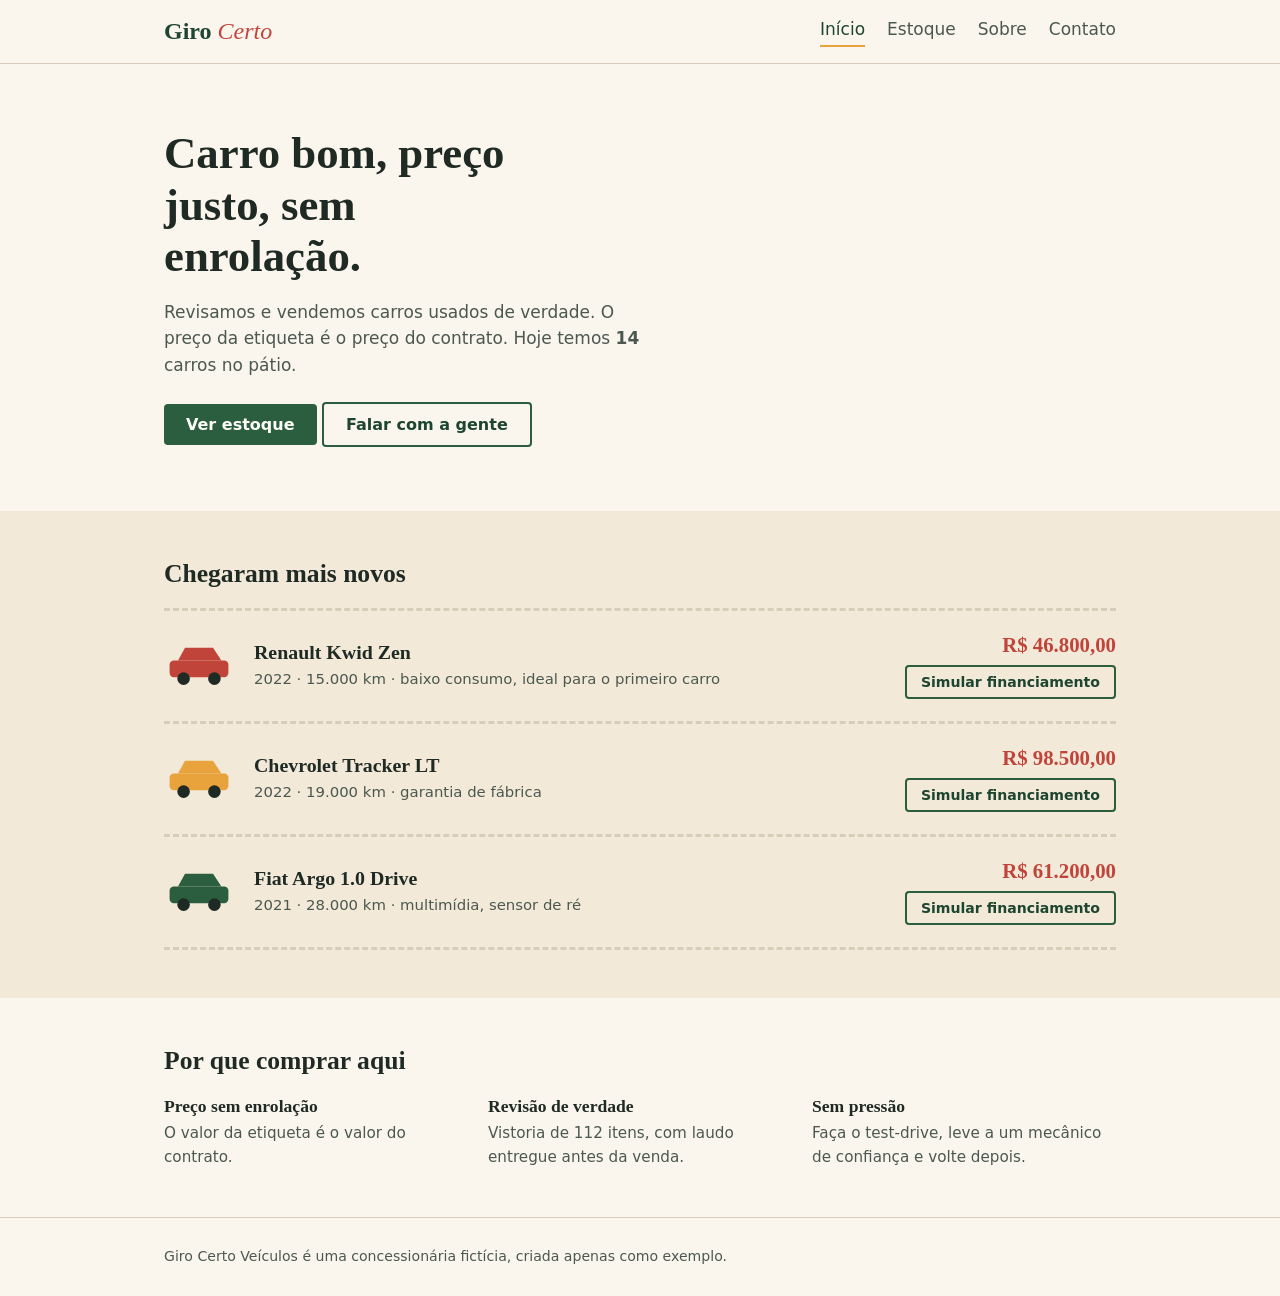
<file: index.html>
<!DOCTYPE html>
<html lang="pt-BR">
<head>
<meta charset="UTF-8">
<meta name="viewport" content="width=device-width, initial-scale=1">
<title>Início — Giro Certo Veículos</title>
<link rel="stylesheet" href="style.css">
</head>
<body data-pagina="inicio">
<div id="cabecalho"></div>
<section class="hero"><div class="wrap">
  <h1>Carro bom, preço justo, sem enrolação.</h1>
  <p>Revisamos e vendemos carros usados de verdade. O preço da etiqueta é o preço do contrato. Hoje temos <strong id="total-carros">14</strong> carros no pátio.</p>
  <a class="btn" href="estoque.html">Ver estoque</a> <a class="btn claro" href="contato.html">Falar com a gente</a>
</div></section>
<section class="alt"><div class="wrap"><h2>Chegaram mais novos</h2><div class="lista" id="destaques"></div></div></section>
<section><div class="wrap"><h2>Por que comprar aqui</h2><div class="tres">
  <div><h3>Preço sem enrolação</h3><p>O valor da etiqueta é o valor do contrato.</p></div>
  <div><h3>Revisão de verdade</h3><p>Vistoria de 112 itens, com laudo entregue antes da venda.</p></div>
  <div><h3>Sem pressão</h3><p>Faça o test-drive, leve a um mecânico de confiança e volte depois.</p></div>
</div></div></section>
<div id="rodape"></div>
<script src="script.js"></script>
</body>
</html>
</file>
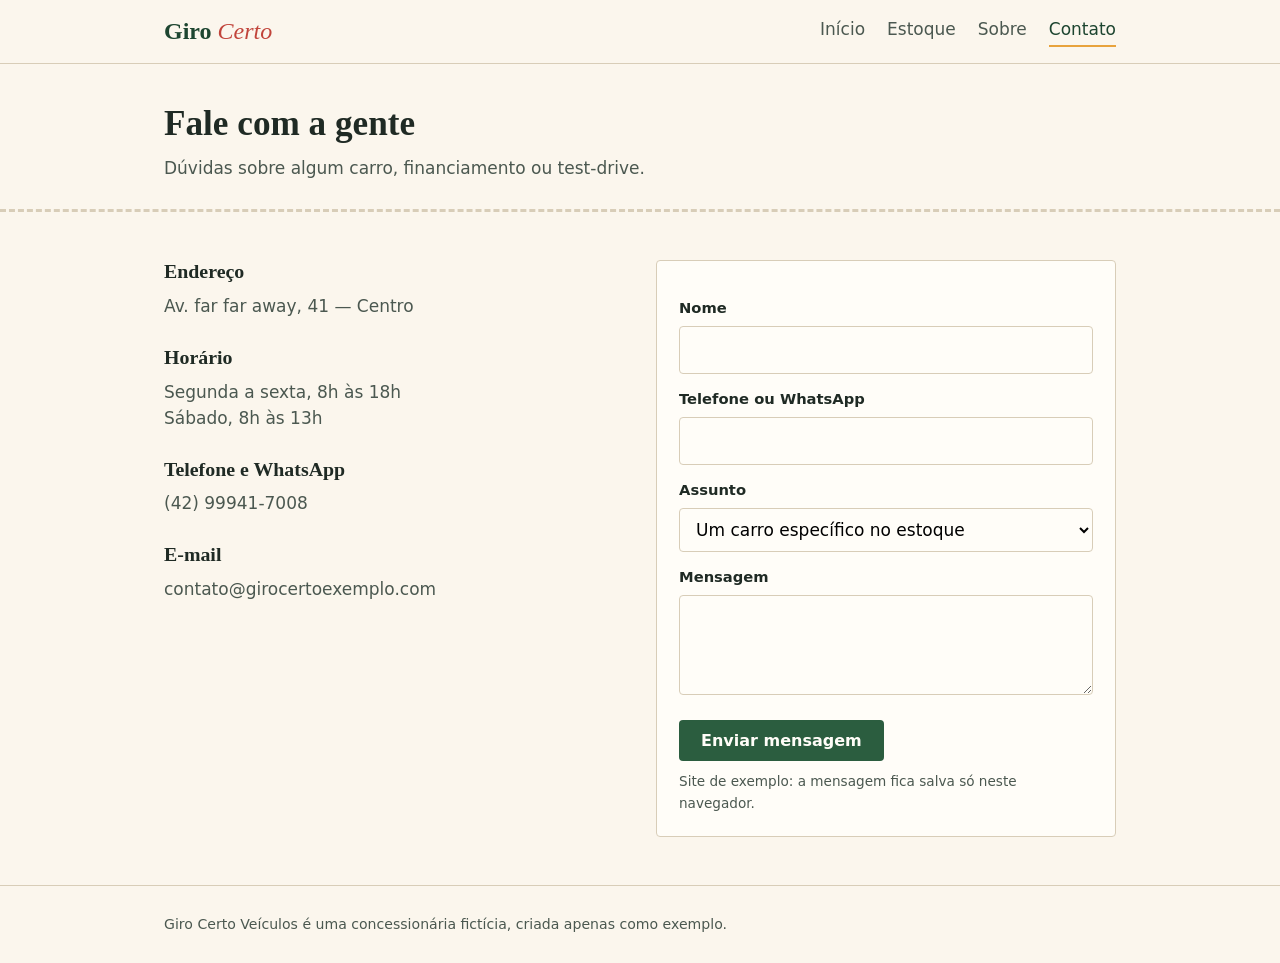
<file: contato.html>
<!DOCTYPE html>
<html lang="pt-BR">
<head>
<meta charset="UTF-8">
<meta name="viewport" content="width=device-width, initial-scale=1">
<title>Contato — Giro Certo Veículos</title>
<link rel="stylesheet" href="style.css">
</head>
<body data-pagina="contato">
<div id="cabecalho"></div>
<div class="topo"><div class="wrap" style="padding-top:40px;padding-bottom:28px"><h1>Fale com a gente</h1><p>Dúvidas sobre algum carro, financiamento ou test-drive.</p></div></div>
<section><div class="wrap colunas">
  <div>
    <h3>Endereço</h3><p class="sub">Av. far far away, 41 — Centro</p><br>
    <h3>Horário</h3><p class="sub">Segunda a sexta, 8h às 18h<br>Sábado, 8h às 13h</p><br>
    <h3>Telefone e WhatsApp</h3><p class="sub">(42) 99941-7008</p><br>
    <h3>E-mail</h3><p class="sub">contato@girocertoexemplo.com</p>
  </div>
  <div>
    <div id="aviso" role="status"></div>
    <form id="form-contato" class="caixa">
      <label for="nome">Nome</label><input id="nome" required maxlength="80">
      <label for="telefone">Telefone ou WhatsApp</label><input id="telefone" type="tel" required maxlength="30">
      <label for="assunto">Assunto</label>
      <select id="assunto"><option>Um carro específico no estoque</option><option>Ajuda para encontrar um carro</option><option>Simulação de financiamento</option><option>Avaliar meu carro na troca</option><option>Outro assunto</option></select>
      <label for="mensagem">Mensagem</label><textarea id="mensagem" maxlength="1000"></textarea>
      <button class="btn" type="submit">Enviar mensagem</button>
      <p class="sub" style="font-size:.85rem">Site de exemplo: a mensagem fica salva só neste navegador.</p>
    </form>
  </div>
</div></section>
<div id="rodape"></div>
<script src="script.js"></script>
</body>
</html>
</file>
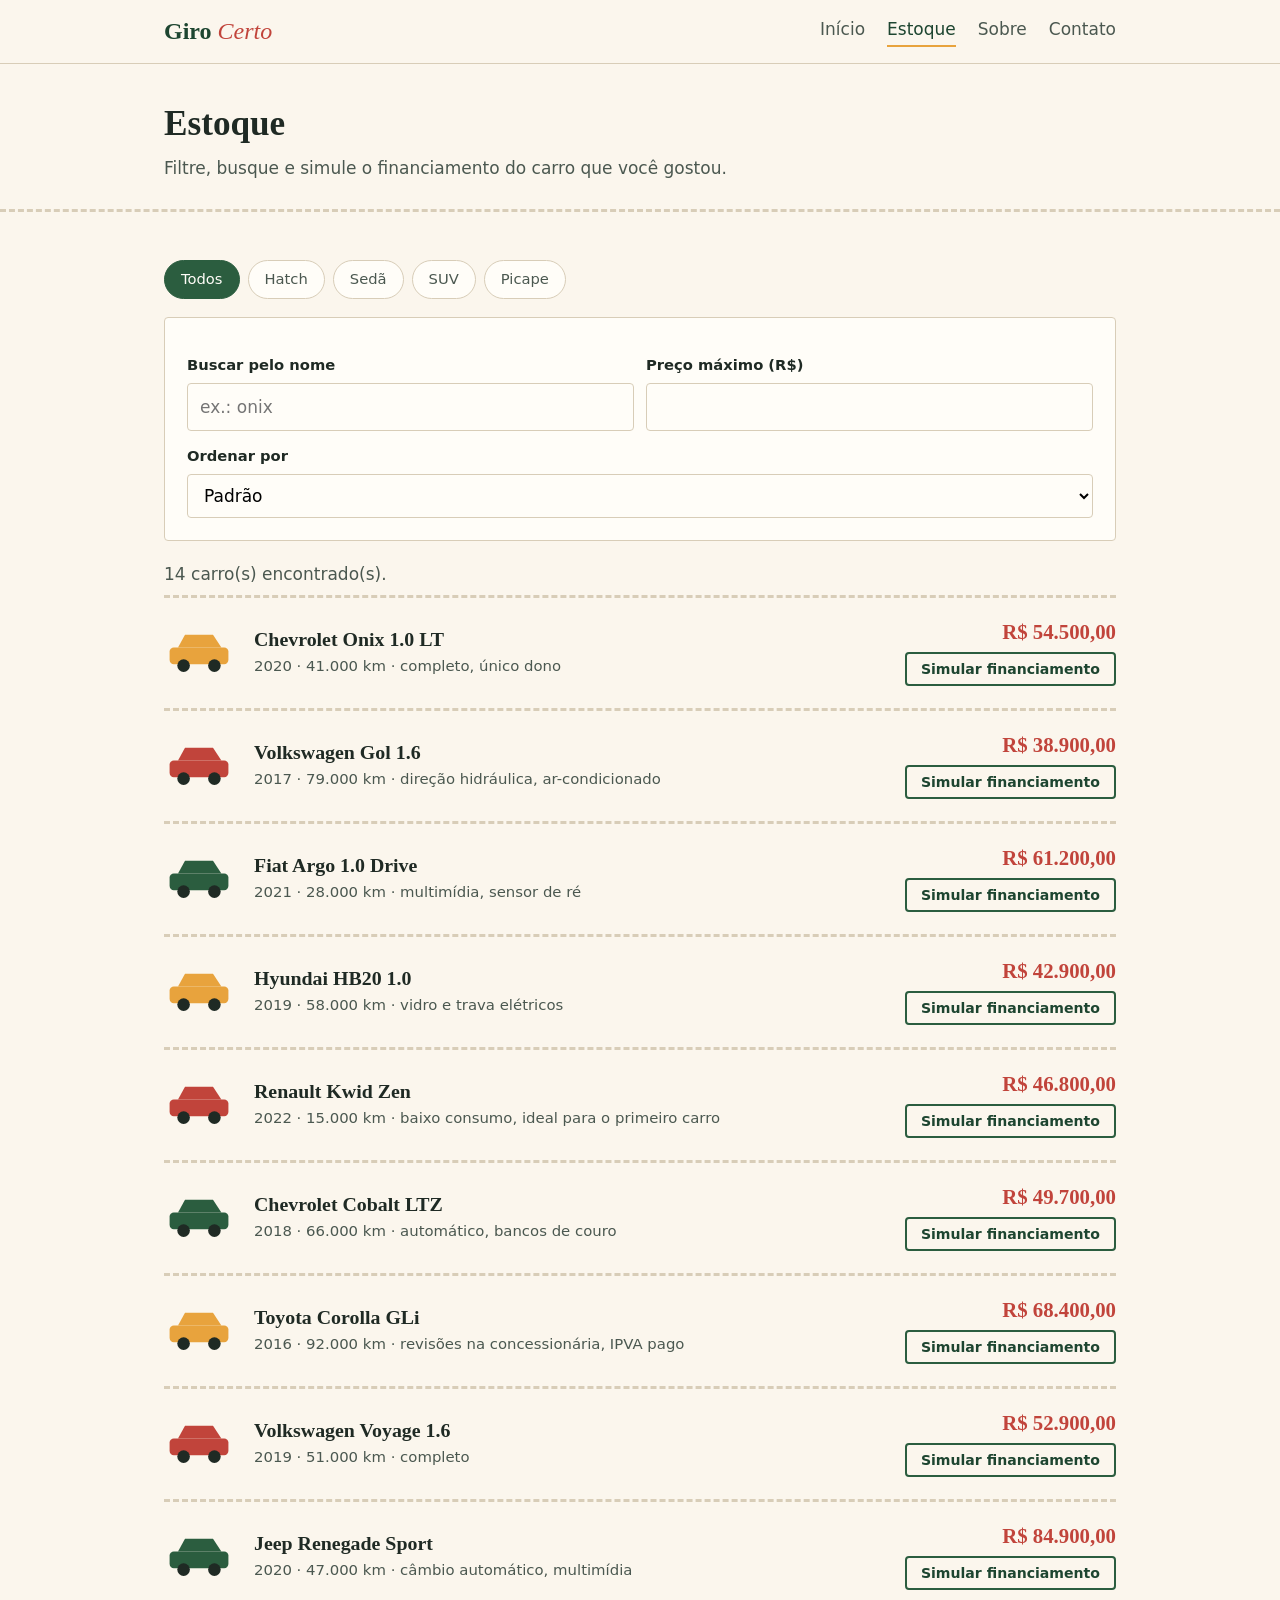
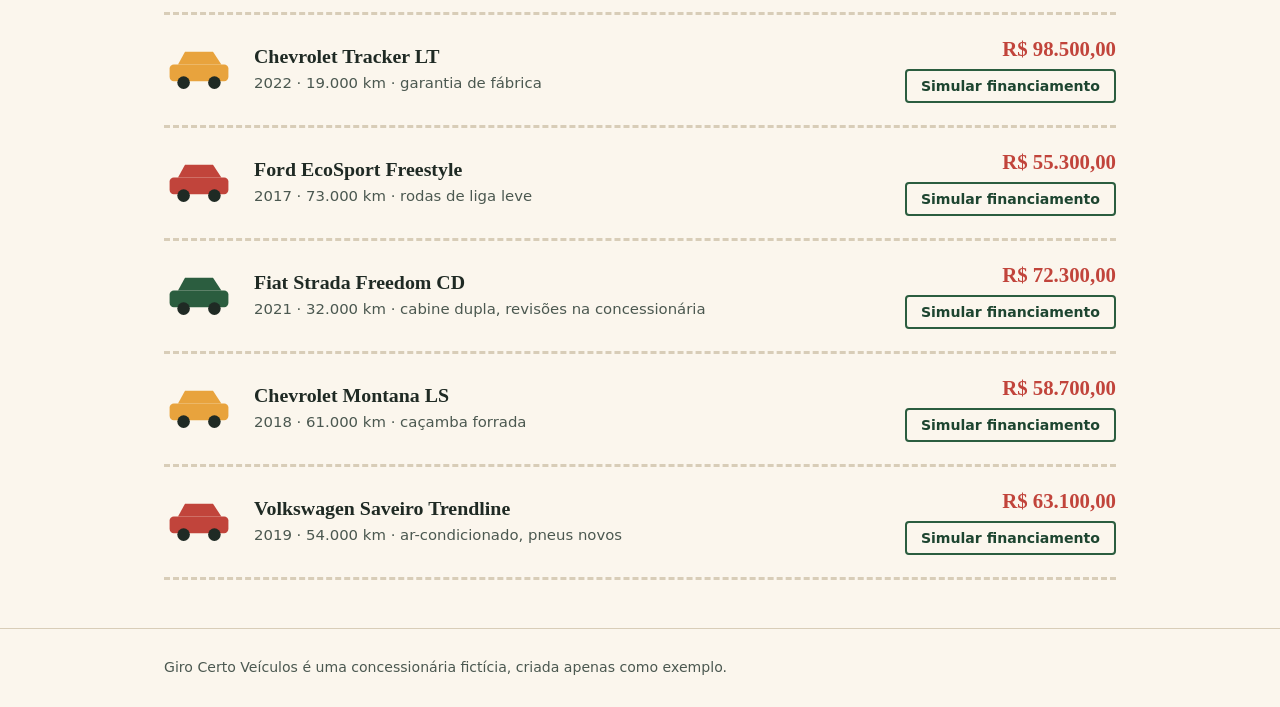
<file: estoque.html>
<!DOCTYPE html>
<html lang="pt-BR">
<head>
<meta charset="UTF-8">
<meta name="viewport" content="width=device-width, initial-scale=1">
<title>Estoque — Giro Certo Veículos</title>
<link rel="stylesheet" href="style.css">
</head>
<body data-pagina="estoque">
<div id="cabecalho"></div>
<div class="topo"><div class="wrap" style="padding-top:40px;padding-bottom:28px"><h1>Estoque</h1><p>Filtre, busque e simule o financiamento do carro que você gostou.</p></div></div>
<section><div class="wrap">
  <div class="filtros" id="filtros">
    <a href="#" data-cat="todos" class="atual" onclick="return false">Todos</a>
    <a href="#" data-cat="hatch" onclick="return false">Hatch</a>
    <a href="#" data-cat="sedan" onclick="return false">Sedã</a>
    <a href="#" data-cat="suv" onclick="return false">SUV</a>
    <a href="#" data-cat="picape" onclick="return false">Picape</a>
  </div>
  <div class="caixa" style="margin-bottom:20px">
    <div class="linha-form">
      <div><label for="busca">Buscar pelo nome</label><input id="busca" placeholder="ex.: onix"></div>
      <div><label for="max">Preço máximo (R$)</label><input id="max" type="number" step="1000" min="0"></div>
    </div>
    <label for="ordem">Ordenar por</label>
    <select id="ordem"><option value="">Padrão</option><option value="menor">Menor preço</option><option value="maior">Maior preço</option><option value="km">Menor km</option></select>
  </div>
  <p class="sub" id="contagem" style="margin:0 0 8px"></p>
  <div class="lista" id="lista"></div>
</div></section>
<div id="rodape"></div>
<script src="script.js"></script>
</body>
</html>
</file>
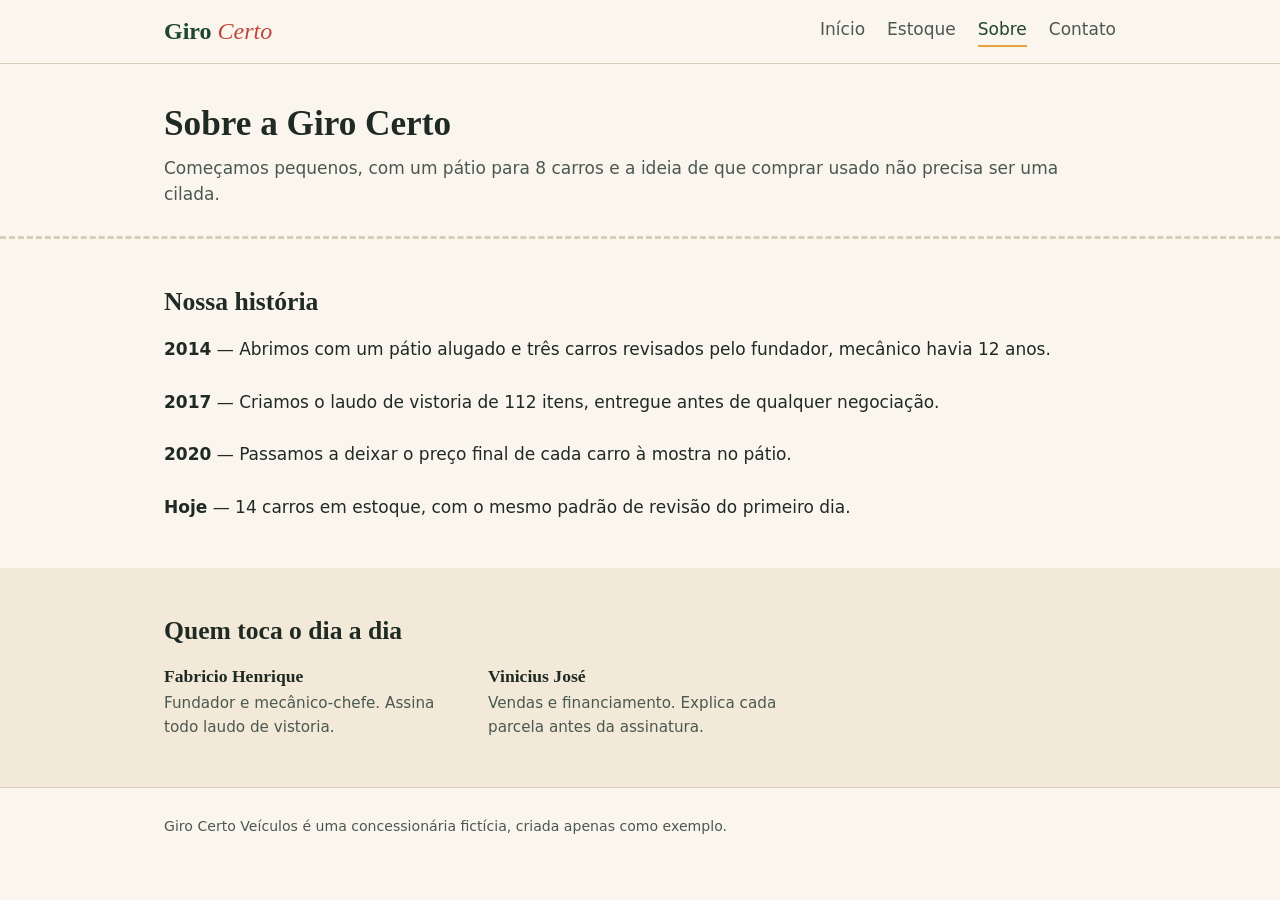
<file: sobre.html>
<!DOCTYPE html>
<html lang="pt-BR">
<head>
<meta charset="UTF-8">
<meta name="viewport" content="width=device-width, initial-scale=1">
<title>Sobre — Giro Certo Veículos</title>
<link rel="stylesheet" href="style.css">
</head>
<body data-pagina="sobre">
<div id="cabecalho"></div>
<div class="topo"><div class="wrap" style="padding-top:40px;padding-bottom:28px"><h1>Sobre a Giro Certo</h1><p>Começamos pequenos, com um pátio para 8 carros e a ideia de que comprar usado não precisa ser uma cilada.</p></div></div>
<section><div class="wrap"><h2>Nossa história</h2>
  <p><strong>2014</strong> — Abrimos com um pátio alugado e três carros revisados pelo fundador, mecânico havia 12 anos.</p><br>
  <p><strong>2017</strong> — Criamos o laudo de vistoria de 112 itens, entregue antes de qualquer negociação.</p><br>
  <p><strong>2020</strong> — Passamos a deixar o preço final de cada carro à mostra no pátio.</p><br>
  <p><strong>Hoje</strong> — 14 carros em estoque, com o mesmo padrão de revisão do primeiro dia.</p>
</div></section>
<section class="alt"><div class="wrap"><h2>Quem toca o dia a dia</h2><div class="tres">
  <div><h3>Fabricio Henrique</h3><p>Fundador e mecânico-chefe. Assina todo laudo de vistoria.</p></div>
  <div><h3>Vinicius José</h3><p>Vendas e financiamento. Explica cada parcela antes da assinatura.</p></div>
</div></div></section>
<div id="rodape"></div>
<script src="script.js"></script>
</body>
</html>
</file>
<file: style.css>
:root {
  --bg: #FBF6ED; --alt: #F2E9D8; --ink: #1F2A24; --soft: #4B5850;
  --verde: #2B5D3F; --verde-esc: #1D4530; --mostarda: #E8A33D;
  --tijolo: #C1443B; --linha: #D8CDB8; --branco: #FFFDF8;
}
* { box-sizing: border-box; }
body { margin: 0; background: var(--bg); color: var(--ink); font: 17px/1.55 system-ui, sans-serif; }
h1, h2, h3 { font-family: Georgia, serif; line-height: 1.15; margin: 0; }
p { margin: 0; }
a { color: inherit; }
.wrap { max-width: 1000px; margin: 0 auto; padding: 0 24px; }

header { border-bottom: 1px solid var(--linha); }
header .wrap { display: flex; justify-content: space-between; align-items: center; flex-wrap: wrap; gap: 12px; padding-top: 16px; padding-bottom: 16px; }
.logo { font: bold 1.5rem Georgia, serif; text-decoration: none; color: var(--verde-esc); }
.logo em { color: var(--tijolo); font-weight: normal; }
nav { display: flex; gap: 22px; flex-wrap: wrap; }
nav a { text-decoration: none; color: var(--soft); padding-bottom: 3px; border-bottom: 2px solid transparent; }
nav a:hover, nav a.atual { color: var(--verde-esc); border-color: var(--mostarda); }

section { padding: 48px 0; }
.alt { background: var(--alt); }
.topo { border-bottom: 3px dashed var(--linha); }
.topo h1 { font-size: 2.2rem; }
.topo p, .sub { color: var(--soft); margin-top: 10px; }
h2 { font-size: 1.6rem; margin-bottom: 20px; }

.btn { display: inline-block; background: var(--verde); color: var(--branco); border: 0; border-radius: 4px; padding: 11px 22px; font: 600 1rem system-ui, sans-serif; text-decoration: none; cursor: pointer; }
.btn:hover { background: var(--verde-esc); }
.btn.claro { background: transparent; color: var(--verde-esc); border: 2px solid var(--verde); }

.hero { padding: 64px 0; }
.hero h1 { font-size: 2.8rem; max-width: 16ch; }
.hero p { margin: 16px 0 24px; color: var(--soft); max-width: 44ch; }

.lista { border-top: 3px dashed var(--linha); }
.carro { display: grid; grid-template-columns: 70px 1fr auto; gap: 20px; align-items: center; padding: 20px 0; border-bottom: 3px dashed var(--linha); text-decoration: none; }
.carro:hover h3 { text-decoration: underline; }
.carro svg { width: 70px; height: 70px; }
.carro .info { color: var(--soft); font-size: .93rem; margin-top: 4px; }
.preco { font: bold 1.3rem Georgia, serif; color: var(--tijolo); white-space: nowrap; }

.filtros { display: flex; gap: 8px; flex-wrap: wrap; margin-bottom: 18px; }
.filtros a { border: 1px solid var(--linha); background: var(--branco); border-radius: 99px; padding: 7px 16px; text-decoration: none; color: var(--soft); font-size: .92rem; }
.filtros a.atual { background: var(--verde); border-color: var(--verde); color: var(--branco); }

.caixa { background: var(--branco); border: 1px solid var(--linha); border-radius: 4px; padding: 22px; }
.colunas { display: grid; grid-template-columns: 1fr 1fr; gap: 32px; }
.tres { display: grid; grid-template-columns: repeat(3, 1fr); gap: 20px; }
.tres h3 { font-size: 1.1rem; margin-bottom: 6px; }
.tres p { color: var(--soft); font-size: .95rem; }

label { display: block; font-weight: 600; font-size: .92rem; margin: 14px 0 6px; }
input, select, textarea { width: 100%; font: inherit; padding: 10px 12px; border: 1px solid var(--linha); border-radius: 4px; background: var(--branco); }
textarea { min-height: 100px; }
form .btn { margin-top: 18px; }

table { width: 100%; border-collapse: collapse; margin-top: 12px; }
td, th { text-align: left; padding: 8px 4px; border-bottom: 1px solid var(--linha); }
.ok { background: #E4F0E7; border: 1px solid var(--verde); padding: 14px; border-radius: 4px; margin-bottom: 20px; }
.erro { background: #F8E3E0; border: 1px solid var(--tijolo); padding: 14px; border-radius: 4px; margin-bottom: 20px; }

footer { border-top: 1px solid var(--linha); padding: 28px 0; color: var(--soft); font-size: .88rem; }

@media (max-width: 720px) {
  .colunas, .tres { grid-template-columns: 1fr; }
  .carro { grid-template-columns: 56px 1fr; }
  .carro .preco { grid-column: 1 / -1; }
  .hero h1 { font-size: 2.2rem; }
}

/* ---------- Extras para o JavaScript ---------- */
.carro { cursor: default; }
.carro:hover h3 { text-decoration: none; }
.lado { display: flex; flex-direction: column; align-items: flex-end; gap: 8px; }
.btn.pequeno { padding: 7px 14px; font-size: .88rem; }
.menu-btn { display: none; background: none; border: 1px solid var(--linha); border-radius: 6px; padding: 6px 10px; font-size: 1.1rem; cursor: pointer; }
dialog { border: 1px solid var(--linha); border-radius: 6px; background: var(--bg); color: var(--ink); max-width: 420px; width: 92%; padding: 24px; }
dialog::backdrop { background: rgba(31, 42, 36, .5); }
.fechar { float: right; background: none; border: 0; font-size: 1.4rem; cursor: pointer; color: var(--soft); }
.linha-form { display: grid; grid-template-columns: 1fr 1fr; gap: 12px; }
@media (max-width: 720px) {
  .menu-btn { display: inline-block; }
  nav { display: none; width: 100%; flex-direction: column; gap: 0; }
  nav.aberto { display: flex; }
  nav a { padding: 10px 0; border-bottom: 1px solid var(--linha); }
  .lado { flex-direction: row; align-items: center; grid-column: 1 / -1; justify-content: space-between; }
  .linha-form { grid-template-columns: 1fr; }
}
</file>
